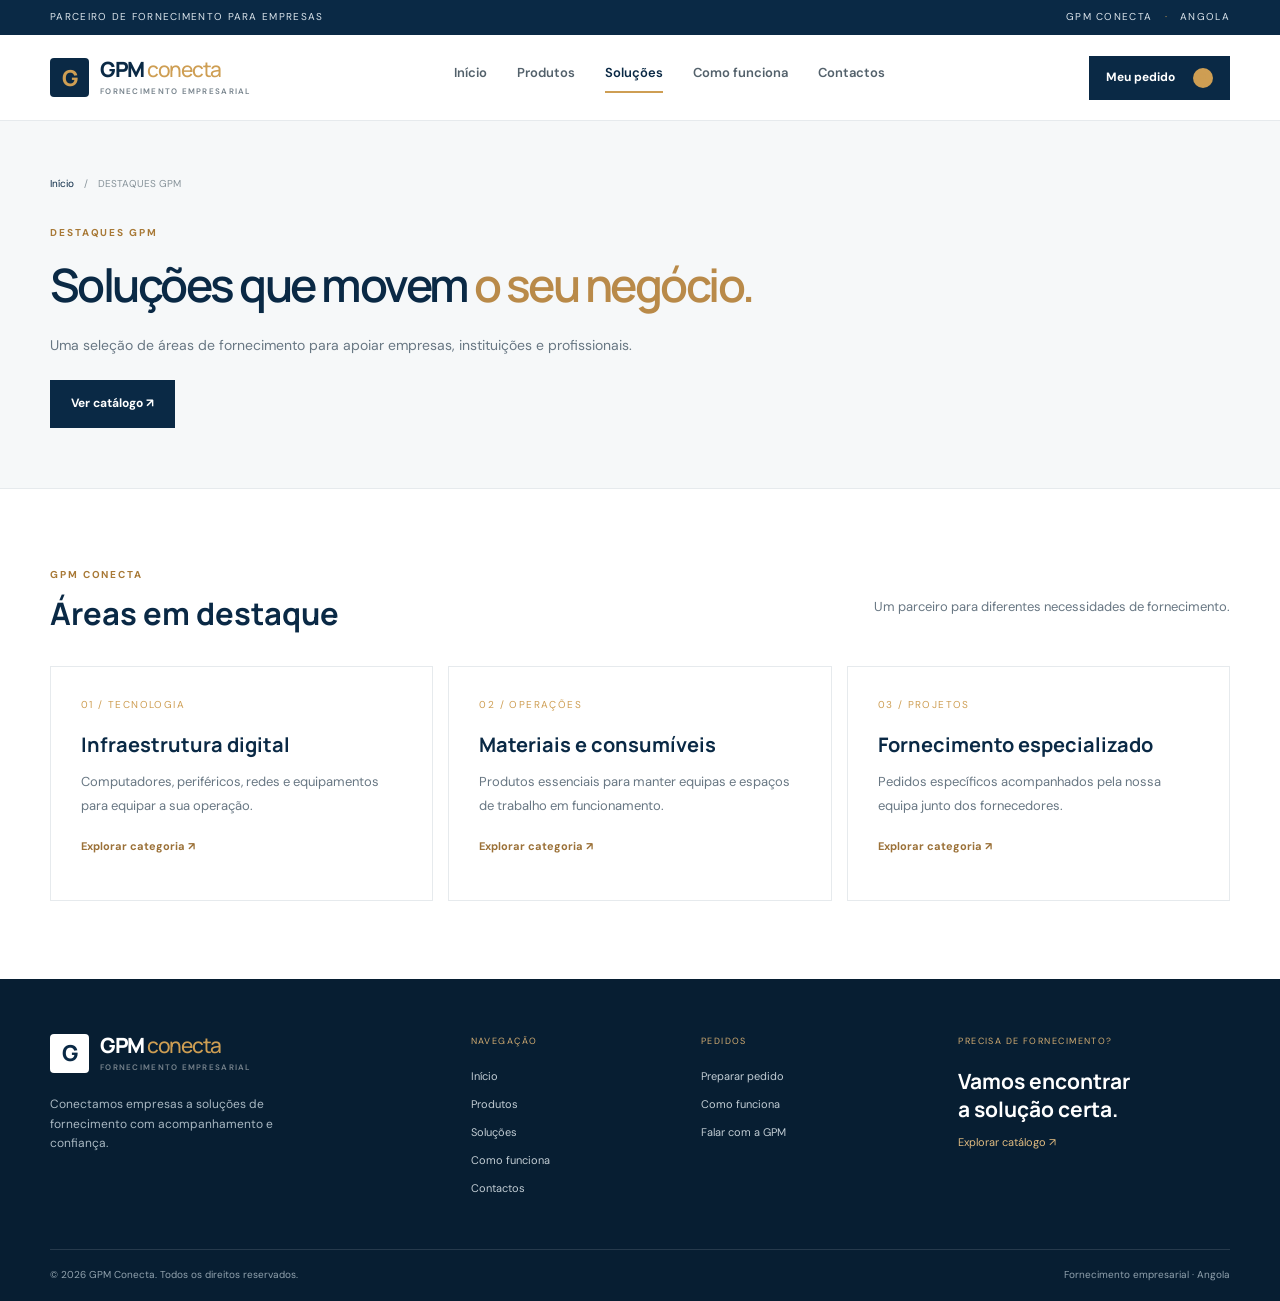
<file: resources/templates/electro-original/bestseller.html>
<!doctype html><html lang="pt-PT"><head><meta charset="utf-8"><meta name="viewport" content="width=device-width,initial-scale=1"><meta name="description" content="GPM Conecta — fornecimento empresarial e pedidos de cotação B2B."><meta name="theme-color" content="#0A2945"><title>DESTAQUES GPM | GPM Conecta</title><link rel="preconnect" href="https://fonts.googleapis.com"><link rel="preconnect" href="https://fonts.gstatic.com" crossorigin><link href="https://fonts.googleapis.com/css2?family=DM+Sans:wght@400;500;600;700&family=Manrope:wght@400;500;600;700;800&display=swap" rel="stylesheet"><link href="https://cdn.jsdelivr.net/npm/bootstrap@5.3.3/dist/css/bootstrap.min.css" rel="stylesheet"><link rel="stylesheet" href="css/style.css"></head><body><div class="topline"><div class="wrap"><span>PARCEIRO DE FORNECIMENTO PARA EMPRESAS</span><span>GPM CONECTA <i>·</i> ANGOLA</span></div></div><header class="site-header"><div class="wrap header-inner"><a class="brand" href="index.html"><span class="brand-mark">G</span><span>GPM <b>conecta</b><small>FORNECIMENTO EMPRESARIAL</small></span></a><button class="menu-toggle" aria-label="Abrir menu" aria-expanded="false">☰</button><nav class="main-nav"><a class="" href="index.html">Início</a><a class="" href="shop.html">Produtos</a><a class="active" href="bestseller.html">Soluções</a><a class="" href="single.html">Como funciona</a><a class="" href="contact.html">Contactos</a></nav><a class="button button-primary header-cta" href="cart.html">Meu pedido <span class="quote-count">0</span></a></div></header><main><section class="page-hero"><div class="wrap"><div class="breadcrumbs"><a href="index.html">Início</a><span>/</span><span>DESTAQUES GPM</span></div><span class="eyebrow">DESTAQUES GPM</span><h1>Soluções que movem <em>o seu negócio.</em></h1><p>Uma seleção de áreas de fornecimento para apoiar empresas, instituições e profissionais.</p><a class="button button-primary" href="shop.html">Ver catálogo ↗</a></div></section><section class="content-section"><div class="wrap"><div class="section-heading"><div><span class="eyebrow">GPM CONECTA</span><h2>Áreas em destaque</h2></div><p>Um parceiro para diferentes necessidades de fornecimento.</p></div><div class="feature-grid"><div class="feature-card"><span>01 / TECNOLOGIA</span><h3>Infraestrutura digital</h3><p>Computadores, periféricos, redes e equipamentos para equipar a sua operação.</p><a href="shop.html">Explorar categoria ↗</a></div><div class="feature-card"><span>02 / OPERAÇÕES</span><h3>Materiais e consumíveis</h3><p>Produtos essenciais para manter equipas e espaços de trabalho em funcionamento.</p><a href="shop.html">Explorar categoria ↗</a></div><div class="feature-card"><span>03 / PROJETOS</span><h3>Fornecimento especializado</h3><p>Pedidos específicos acompanhados pela nossa equipa junto dos fornecedores.</p><a href="shop.html">Explorar categoria ↗</a></div></div></div></section></main><footer class="site-footer"><div class="wrap footer-main"><div><a class="brand brand-footer" href="index.html"><span class="brand-mark">G</span><span>GPM <b>conecta</b><small>FORNECIMENTO EMPRESARIAL</small></span></a><p>Conectamos empresas a soluções de fornecimento com acompanhamento e confiança.</p></div><div><span class="footer-label">NAVEGAÇÃO</span><a href="index.html">Início</a><a href="shop.html">Produtos</a><a href="bestseller.html">Soluções</a><a href="single.html">Como funciona</a><a href="contact.html">Contactos</a></div><div><span class="footer-label">PEDIDOS</span><a href="cart.html">Preparar pedido</a><a href="single.html">Como funciona</a><a href="contact.html">Falar com a GPM</a></div><div class="footer-cta"><span class="footer-label">PRECISA DE FORNECIMENTO?</span><h3>Vamos encontrar<br>a solução certa.</h3><a href="shop.html">Explorar catálogo ↗</a></div></div><div class="wrap footer-bottom"><span>© 2026 GPM Conecta. Todos os direitos reservados.</span><span>Fornecimento empresarial · Angola</span></div></footer><script src="js/main.js"></script></body></html>
</file>
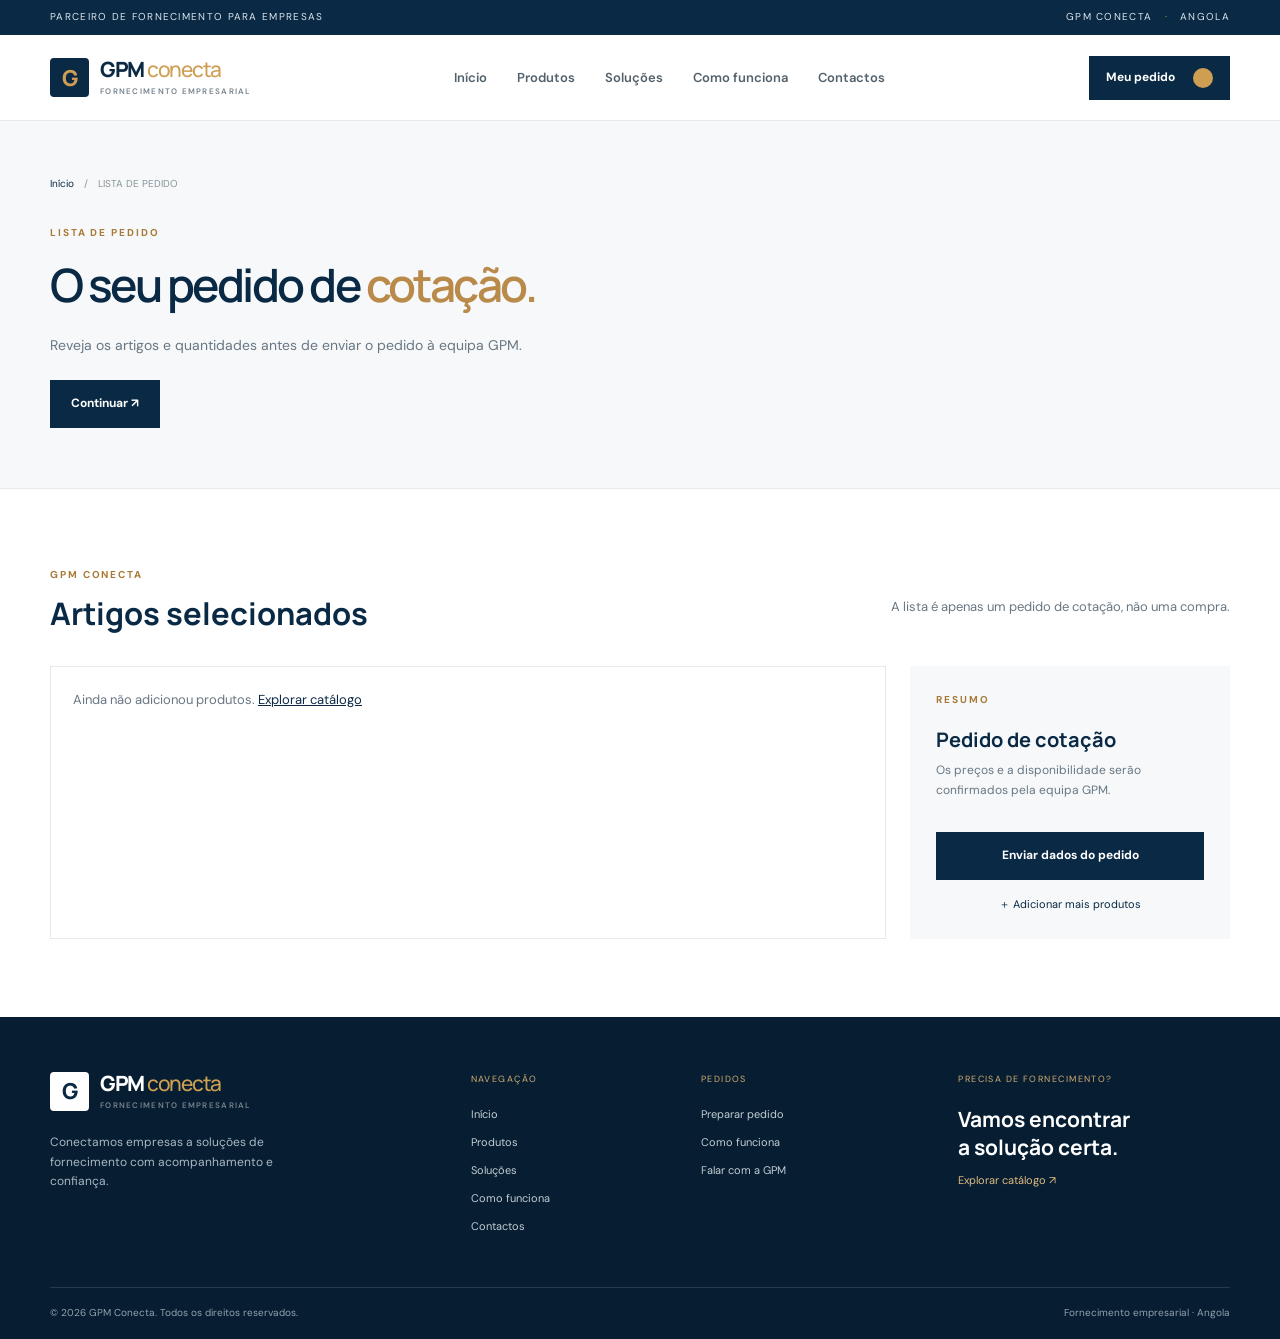
<file: resources/templates/electro-original/cart.html>
<!doctype html><html lang="pt-PT"><head><meta charset="utf-8"><meta name="viewport" content="width=device-width,initial-scale=1"><meta name="description" content="GPM Conecta — fornecimento empresarial e pedidos de cotação B2B."><meta name="theme-color" content="#0A2945"><title>LISTA DE PEDIDO | GPM Conecta</title><link rel="preconnect" href="https://fonts.googleapis.com"><link rel="preconnect" href="https://fonts.gstatic.com" crossorigin><link href="https://fonts.googleapis.com/css2?family=DM+Sans:wght@400;500;600;700&family=Manrope:wght@400;500;600;700;800&display=swap" rel="stylesheet"><link href="https://cdn.jsdelivr.net/npm/bootstrap@5.3.3/dist/css/bootstrap.min.css" rel="stylesheet"><link rel="stylesheet" href="css/style.css"></head><body><div class="topline"><div class="wrap"><span>PARCEIRO DE FORNECIMENTO PARA EMPRESAS</span><span>GPM CONECTA <i>·</i> ANGOLA</span></div></div><header class="site-header"><div class="wrap header-inner"><a class="brand" href="index.html"><span class="brand-mark">G</span><span>GPM <b>conecta</b><small>FORNECIMENTO EMPRESARIAL</small></span></a><button class="menu-toggle" aria-label="Abrir menu" aria-expanded="false">☰</button><nav class="main-nav"><a class="" href="index.html">Início</a><a class="" href="shop.html">Produtos</a><a class="" href="bestseller.html">Soluções</a><a class="" href="single.html">Como funciona</a><a class="" href="contact.html">Contactos</a></nav><a class="button button-primary header-cta" href="cart.html">Meu pedido <span class="quote-count">0</span></a></div></header><main><section class="page-hero"><div class="wrap"><div class="breadcrumbs"><a href="index.html">Início</a><span>/</span><span>LISTA DE PEDIDO</span></div><span class="eyebrow">LISTA DE PEDIDO</span><h1>O seu pedido de <em>cotação.</em></h1><p>Reveja os artigos e quantidades antes de enviar o pedido à equipa GPM.</p><a class="button button-primary" href="cheackout.html">Continuar ↗</a></div></section><section class="content-section"><div class="wrap"><div class="section-heading"><div><span class="eyebrow">GPM CONECTA</span><h2>Artigos selecionados</h2></div><p>A lista é apenas um pedido de cotação, não uma compra.</p></div><div class="quote-layout"><div class="quote-items" id="quote-items"><p class="empty-state">Ainda não adicionou produtos. <a href="shop.html">Explorar catálogo</a></p></div><aside class="quote-summary"><span class="eyebrow">RESUMO</span><h3>Pedido de cotação</h3><p>Os preços e a disponibilidade serão confirmados pela equipa GPM.</p><a class="button button-primary full" href="cheackout.html">Enviar dados do pedido</a><a class="subtle-link" href="shop.html">＋ Adicionar mais produtos</a></aside></div></div></section></main><footer class="site-footer"><div class="wrap footer-main"><div><a class="brand brand-footer" href="index.html"><span class="brand-mark">G</span><span>GPM <b>conecta</b><small>FORNECIMENTO EMPRESARIAL</small></span></a><p>Conectamos empresas a soluções de fornecimento com acompanhamento e confiança.</p></div><div><span class="footer-label">NAVEGAÇÃO</span><a href="index.html">Início</a><a href="shop.html">Produtos</a><a href="bestseller.html">Soluções</a><a href="single.html">Como funciona</a><a href="contact.html">Contactos</a></div><div><span class="footer-label">PEDIDOS</span><a href="cart.html">Preparar pedido</a><a href="single.html">Como funciona</a><a href="contact.html">Falar com a GPM</a></div><div class="footer-cta"><span class="footer-label">PRECISA DE FORNECIMENTO?</span><h3>Vamos encontrar<br>a solução certa.</h3><a href="shop.html">Explorar catálogo ↗</a></div></div><div class="wrap footer-bottom"><span>© 2026 GPM Conecta. Todos os direitos reservados.</span><span>Fornecimento empresarial · Angola</span></div></footer><script src="js/main.js"></script></body></html>
</file>
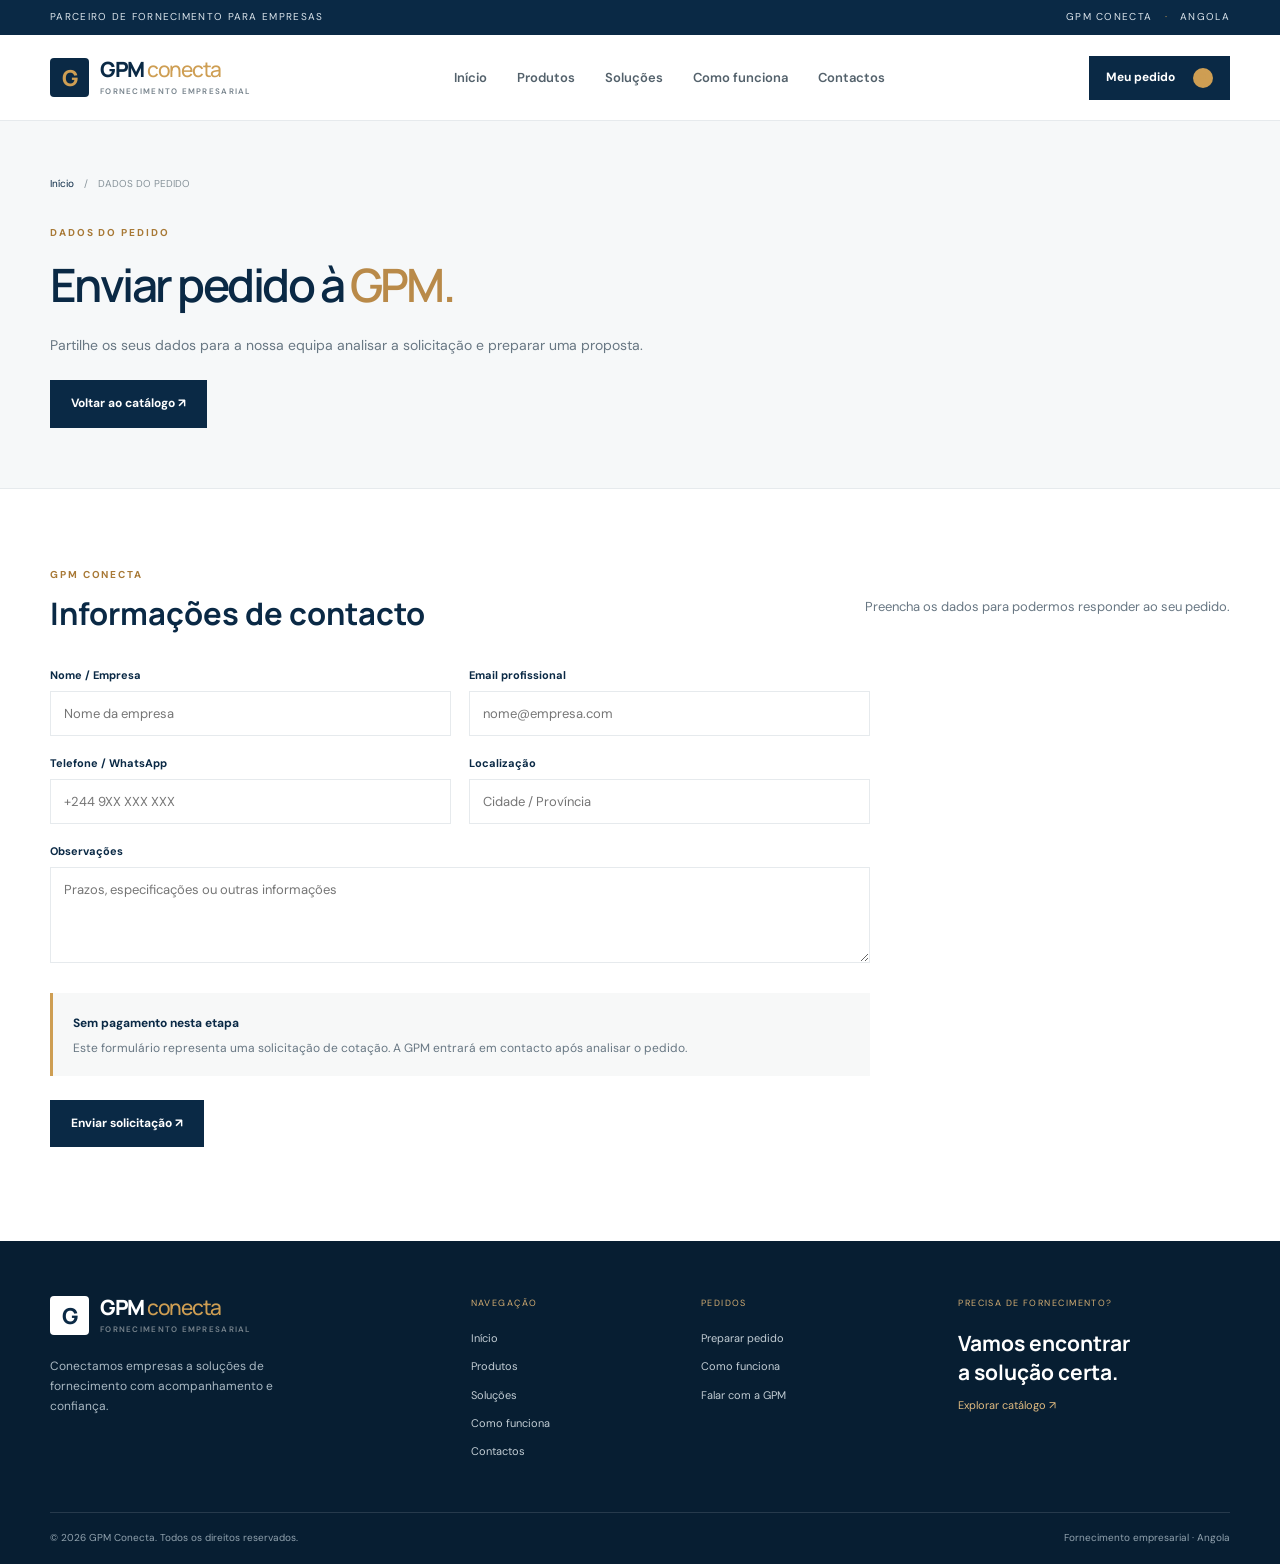
<file: resources/templates/electro-original/cheackout.html>
<!doctype html><html lang="pt-PT"><head><meta charset="utf-8"><meta name="viewport" content="width=device-width,initial-scale=1"><meta name="description" content="GPM Conecta — fornecimento empresarial e pedidos de cotação B2B."><meta name="theme-color" content="#0A2945"><title>DADOS DO PEDIDO | GPM Conecta</title><link rel="preconnect" href="https://fonts.googleapis.com"><link rel="preconnect" href="https://fonts.gstatic.com" crossorigin><link href="https://fonts.googleapis.com/css2?family=DM+Sans:wght@400;500;600;700&family=Manrope:wght@400;500;600;700;800&display=swap" rel="stylesheet"><link href="https://cdn.jsdelivr.net/npm/bootstrap@5.3.3/dist/css/bootstrap.min.css" rel="stylesheet"><link rel="stylesheet" href="css/style.css"></head><body><div class="topline"><div class="wrap"><span>PARCEIRO DE FORNECIMENTO PARA EMPRESAS</span><span>GPM CONECTA <i>·</i> ANGOLA</span></div></div><header class="site-header"><div class="wrap header-inner"><a class="brand" href="index.html"><span class="brand-mark">G</span><span>GPM <b>conecta</b><small>FORNECIMENTO EMPRESARIAL</small></span></a><button class="menu-toggle" aria-label="Abrir menu" aria-expanded="false">☰</button><nav class="main-nav"><a class="" href="index.html">Início</a><a class="" href="shop.html">Produtos</a><a class="" href="bestseller.html">Soluções</a><a class="" href="single.html">Como funciona</a><a class="" href="contact.html">Contactos</a></nav><a class="button button-primary header-cta" href="cart.html">Meu pedido <span class="quote-count">0</span></a></div></header><main><section class="page-hero"><div class="wrap"><div class="breadcrumbs"><a href="index.html">Início</a><span>/</span><span>DADOS DO PEDIDO</span></div><span class="eyebrow">DADOS DO PEDIDO</span><h1>Enviar pedido à <em>GPM.</em></h1><p>Partilhe os seus dados para a nossa equipa analisar a solicitação e preparar uma proposta.</p><a class="button button-primary" href="shop.html">Voltar ao catálogo ↗</a></div></section><section class="content-section"><div class="wrap"><div class="section-heading"><div><span class="eyebrow">GPM CONECTA</span><h2>Informações de contacto</h2></div><p>Preencha os dados para podermos responder ao seu pedido.</p></div><form class="contact-form" id="quote-form"><div class="form-grid"><label>Nome / Empresa<input required name="name" placeholder="Nome da empresa"></label><label>Email profissional<input required type="email" name="email" placeholder="nome@empresa.com"></label><label>Telefone / WhatsApp<input required name="phone" placeholder="+244 9XX XXX XXX"></label><label>Localização<input name="location" placeholder="Cidade / Província"></label><label class="wide">Observações<textarea name="notes" rows="4" placeholder="Prazos, especificações ou outras informações"></textarea></label></div><div class="notice"><b>Sem pagamento nesta etapa</b><p>Este formulário representa uma solicitação de cotação. A GPM entrará em contacto após analisar o pedido.</p></div><button class="button button-primary" type="submit">Enviar solicitação ↗</button><p class="form-feedback" id="form-feedback"></p></form></div></section></main><footer class="site-footer"><div class="wrap footer-main"><div><a class="brand brand-footer" href="index.html"><span class="brand-mark">G</span><span>GPM <b>conecta</b><small>FORNECIMENTO EMPRESARIAL</small></span></a><p>Conectamos empresas a soluções de fornecimento com acompanhamento e confiança.</p></div><div><span class="footer-label">NAVEGAÇÃO</span><a href="index.html">Início</a><a href="shop.html">Produtos</a><a href="bestseller.html">Soluções</a><a href="single.html">Como funciona</a><a href="contact.html">Contactos</a></div><div><span class="footer-label">PEDIDOS</span><a href="cart.html">Preparar pedido</a><a href="single.html">Como funciona</a><a href="contact.html">Falar com a GPM</a></div><div class="footer-cta"><span class="footer-label">PRECISA DE FORNECIMENTO?</span><h3>Vamos encontrar<br>a solução certa.</h3><a href="shop.html">Explorar catálogo ↗</a></div></div><div class="wrap footer-bottom"><span>© 2026 GPM Conecta. Todos os direitos reservados.</span><span>Fornecimento empresarial · Angola</span></div></footer><script src="js/main.js"></script></body></html>
</file>
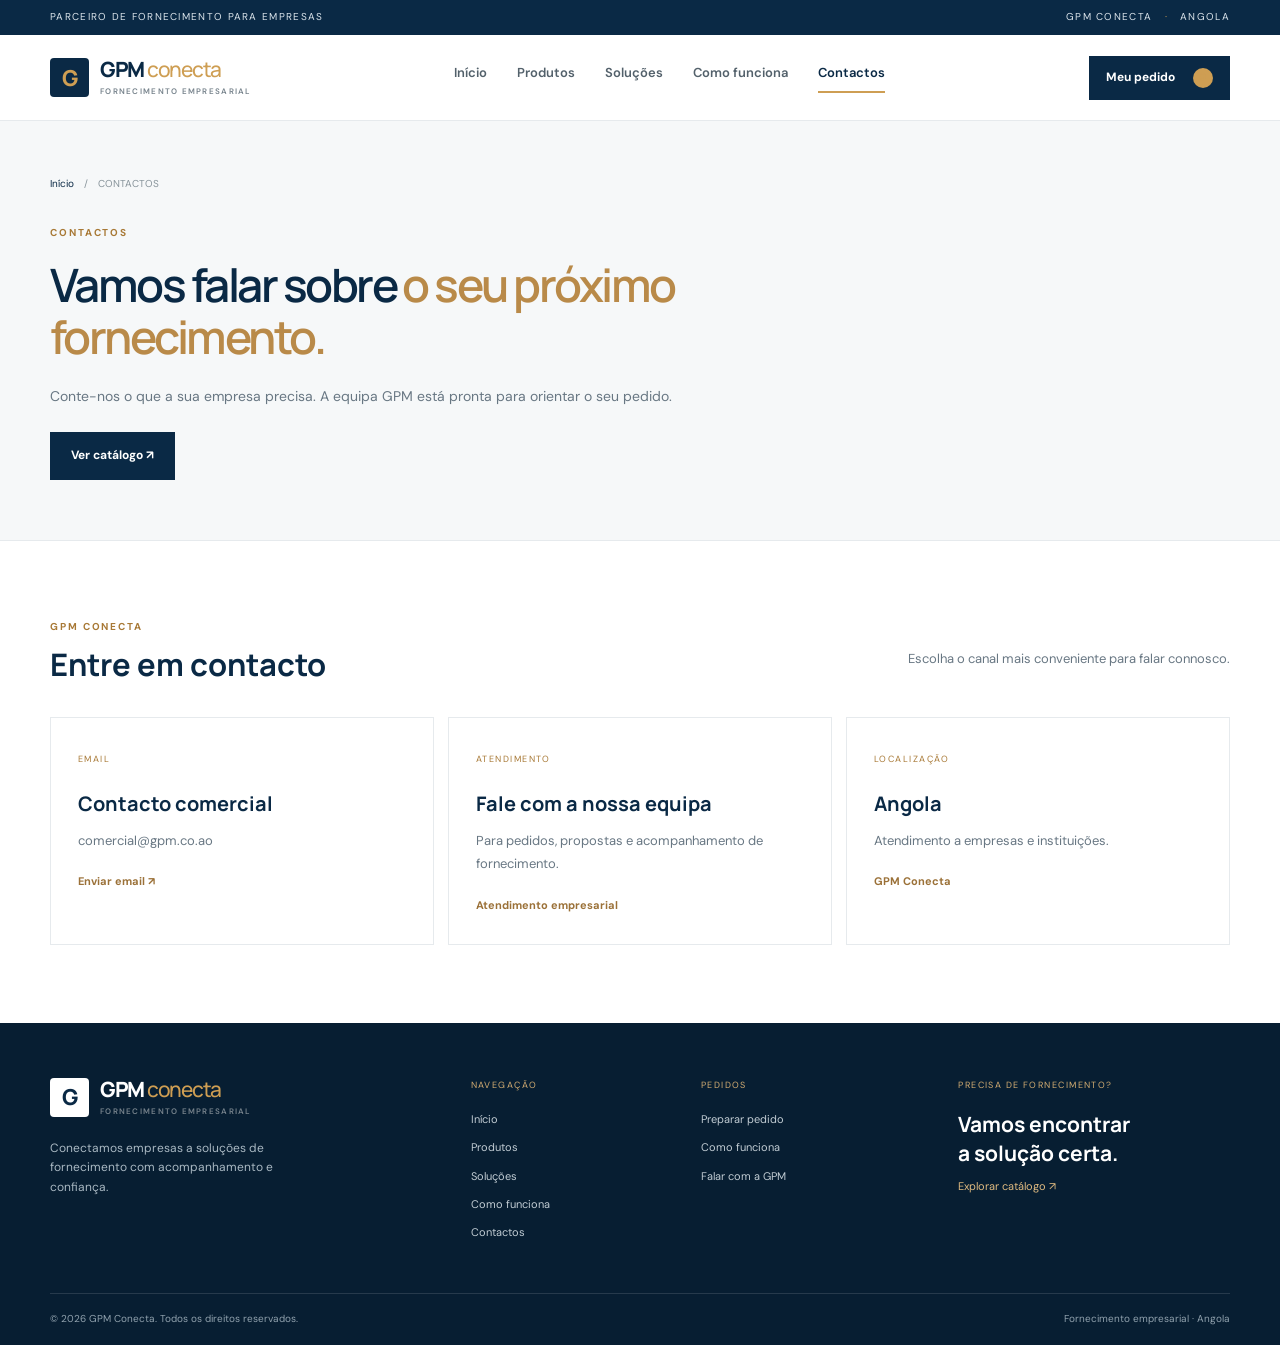
<file: resources/templates/electro-original/contact.html>
<!doctype html><html lang="pt-PT"><head><meta charset="utf-8"><meta name="viewport" content="width=device-width,initial-scale=1"><meta name="description" content="GPM Conecta — fornecimento empresarial e pedidos de cotação B2B."><meta name="theme-color" content="#0A2945"><title>CONTACTOS | GPM Conecta</title><link rel="preconnect" href="https://fonts.googleapis.com"><link rel="preconnect" href="https://fonts.gstatic.com" crossorigin><link href="https://fonts.googleapis.com/css2?family=DM+Sans:wght@400;500;600;700&family=Manrope:wght@400;500;600;700;800&display=swap" rel="stylesheet"><link href="https://cdn.jsdelivr.net/npm/bootstrap@5.3.3/dist/css/bootstrap.min.css" rel="stylesheet"><link rel="stylesheet" href="css/style.css"></head><body><div class="topline"><div class="wrap"><span>PARCEIRO DE FORNECIMENTO PARA EMPRESAS</span><span>GPM CONECTA <i>·</i> ANGOLA</span></div></div><header class="site-header"><div class="wrap header-inner"><a class="brand" href="index.html"><span class="brand-mark">G</span><span>GPM <b>conecta</b><small>FORNECIMENTO EMPRESARIAL</small></span></a><button class="menu-toggle" aria-label="Abrir menu" aria-expanded="false">☰</button><nav class="main-nav"><a class="" href="index.html">Início</a><a class="" href="shop.html">Produtos</a><a class="" href="bestseller.html">Soluções</a><a class="" href="single.html">Como funciona</a><a class="active" href="contact.html">Contactos</a></nav><a class="button button-primary header-cta" href="cart.html">Meu pedido <span class="quote-count">0</span></a></div></header><main><section class="page-hero"><div class="wrap"><div class="breadcrumbs"><a href="index.html">Início</a><span>/</span><span>CONTACTOS</span></div><span class="eyebrow">CONTACTOS</span><h1>Vamos falar sobre <em>o seu próximo fornecimento.</em></h1><p>Conte-nos o que a sua empresa precisa. A equipa GPM está pronta para orientar o seu pedido.</p><a class="button button-primary" href="shop.html">Ver catálogo ↗</a></div></section><section class="content-section"><div class="wrap"><div class="section-heading"><div><span class="eyebrow">GPM CONECTA</span><h2>Entre em contacto</h2></div><p>Escolha o canal mais conveniente para falar connosco.</p></div><div class="contact-grid"><a href="mailto:comercial@gpm.co.ao"><span>EMAIL</span><h3>Contacto comercial</h3><p>comercial@gpm.co.ao</p><b>Enviar email ↗</b></a><div><span>ATENDIMENTO</span><h3>Fale com a nossa equipa</h3><p>Para pedidos, propostas e acompanhamento de fornecimento.</p><b>Atendimento empresarial</b></div><div><span>LOCALIZAÇÃO</span><h3>Angola</h3><p>Atendimento a empresas e instituições.</p><b>GPM Conecta</b></div></div></div></section></main><footer class="site-footer"><div class="wrap footer-main"><div><a class="brand brand-footer" href="index.html"><span class="brand-mark">G</span><span>GPM <b>conecta</b><small>FORNECIMENTO EMPRESARIAL</small></span></a><p>Conectamos empresas a soluções de fornecimento com acompanhamento e confiança.</p></div><div><span class="footer-label">NAVEGAÇÃO</span><a href="index.html">Início</a><a href="shop.html">Produtos</a><a href="bestseller.html">Soluções</a><a href="single.html">Como funciona</a><a href="contact.html">Contactos</a></div><div><span class="footer-label">PEDIDOS</span><a href="cart.html">Preparar pedido</a><a href="single.html">Como funciona</a><a href="contact.html">Falar com a GPM</a></div><div class="footer-cta"><span class="footer-label">PRECISA DE FORNECIMENTO?</span><h3>Vamos encontrar<br>a solução certa.</h3><a href="shop.html">Explorar catálogo ↗</a></div></div><div class="wrap footer-bottom"><span>© 2026 GPM Conecta. Todos os direitos reservados.</span><span>Fornecimento empresarial · Angola</span></div></footer><script src="js/main.js"></script></body></html>
</file>
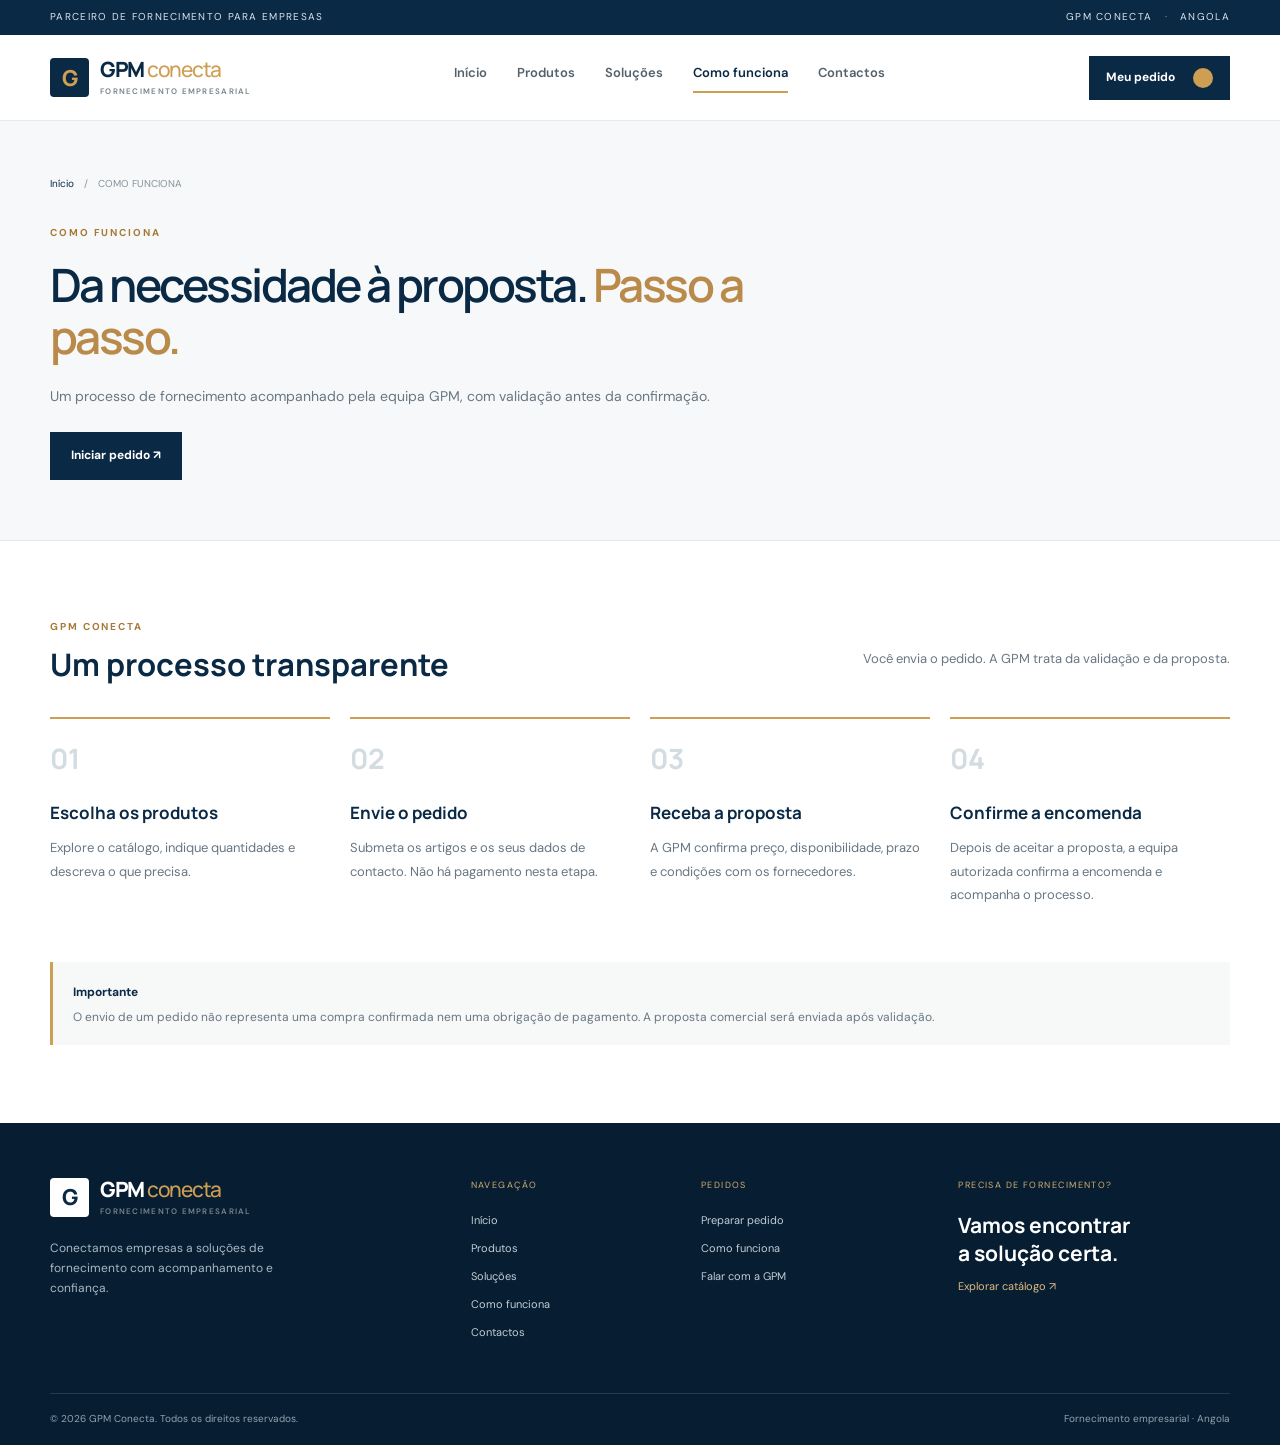
<file: resources/templates/electro-original/single.html>
<!doctype html><html lang="pt-PT"><head><meta charset="utf-8"><meta name="viewport" content="width=device-width,initial-scale=1"><meta name="description" content="GPM Conecta — fornecimento empresarial e pedidos de cotação B2B."><meta name="theme-color" content="#0A2945"><title>COMO FUNCIONA | GPM Conecta</title><link rel="preconnect" href="https://fonts.googleapis.com"><link rel="preconnect" href="https://fonts.gstatic.com" crossorigin><link href="https://fonts.googleapis.com/css2?family=DM+Sans:wght@400;500;600;700&family=Manrope:wght@400;500;600;700;800&display=swap" rel="stylesheet"><link href="https://cdn.jsdelivr.net/npm/bootstrap@5.3.3/dist/css/bootstrap.min.css" rel="stylesheet"><link rel="stylesheet" href="css/style.css"></head><body><div class="topline"><div class="wrap"><span>PARCEIRO DE FORNECIMENTO PARA EMPRESAS</span><span>GPM CONECTA <i>·</i> ANGOLA</span></div></div><header class="site-header"><div class="wrap header-inner"><a class="brand" href="index.html"><span class="brand-mark">G</span><span>GPM <b>conecta</b><small>FORNECIMENTO EMPRESARIAL</small></span></a><button class="menu-toggle" aria-label="Abrir menu" aria-expanded="false">☰</button><nav class="main-nav"><a class="" href="index.html">Início</a><a class="" href="shop.html">Produtos</a><a class="" href="bestseller.html">Soluções</a><a class="active" href="single.html">Como funciona</a><a class="" href="contact.html">Contactos</a></nav><a class="button button-primary header-cta" href="cart.html">Meu pedido <span class="quote-count">0</span></a></div></header><main><section class="page-hero"><div class="wrap"><div class="breadcrumbs"><a href="index.html">Início</a><span>/</span><span>COMO FUNCIONA</span></div><span class="eyebrow">COMO FUNCIONA</span><h1>Da necessidade à proposta. <em>Passo a passo.</em></h1><p>Um processo de fornecimento acompanhado pela equipa GPM, com validação antes da confirmação.</p><a class="button button-primary" href="shop.html">Iniciar pedido ↗</a></div></section><section class="content-section"><div class="wrap"><div class="section-heading"><div><span class="eyebrow">GPM CONECTA</span><h2>Um processo transparente</h2></div><p>Você envia o pedido. A GPM trata da validação e da proposta.</p></div><div class="steps"><div><span>01</span><h3>Escolha os produtos</h3><p>Explore o catálogo, indique quantidades e descreva o que precisa.</p></div><div><span>02</span><h3>Envie o pedido</h3><p>Submeta os artigos e os seus dados de contacto. Não há pagamento nesta etapa.</p></div><div><span>03</span><h3>Receba a proposta</h3><p>A GPM confirma preço, disponibilidade, prazo e condições com os fornecedores.</p></div><div><span>04</span><h3>Confirme a encomenda</h3><p>Depois de aceitar a proposta, a equipa autorizada confirma a encomenda e acompanha o processo.</p></div></div><div class="notice"><b>Importante</b><p>O envio de um pedido não representa uma compra confirmada nem uma obrigação de pagamento. A proposta comercial será enviada após validação.</p></div></div></section></main><footer class="site-footer"><div class="wrap footer-main"><div><a class="brand brand-footer" href="index.html"><span class="brand-mark">G</span><span>GPM <b>conecta</b><small>FORNECIMENTO EMPRESARIAL</small></span></a><p>Conectamos empresas a soluções de fornecimento com acompanhamento e confiança.</p></div><div><span class="footer-label">NAVEGAÇÃO</span><a href="index.html">Início</a><a href="shop.html">Produtos</a><a href="bestseller.html">Soluções</a><a href="single.html">Como funciona</a><a href="contact.html">Contactos</a></div><div><span class="footer-label">PEDIDOS</span><a href="cart.html">Preparar pedido</a><a href="single.html">Como funciona</a><a href="contact.html">Falar com a GPM</a></div><div class="footer-cta"><span class="footer-label">PRECISA DE FORNECIMENTO?</span><h3>Vamos encontrar<br>a solução certa.</h3><a href="shop.html">Explorar catálogo ↗</a></div></div><div class="wrap footer-bottom"><span>© 2026 GPM Conecta. Todos os direitos reservados.</span><span>Fornecimento empresarial · Angola</span></div></footer><script src="js/main.js"></script></body></html>
</file>
<file: resources/templates/electro-original/css/style.css>
:root{--navy:#0A2945;--gold:#CE9E53;--ink:#172B3B;--muted:#687783;--line:#E6EAED}*{box-sizing:border-box}body{margin:0;color:var(--ink);font:15px/1.65 "DM Sans",sans-serif}a{text-decoration:none;color:inherit}.wrap{width:min(1180px,calc(100% - 48px));margin:auto}.topline{background:var(--navy);color:#dbe4eb;font-size:10px;letter-spacing:.13em}.topline .wrap{height:35px;display:flex;justify-content:space-between;align-items:center}.topline i{color:var(--gold);font-style:normal;margin:0 8px}.site-header{height:86px;border-bottom:1px solid var(--line);background:#fff;position:sticky;top:0;z-index:20}.header-inner{height:100%;display:flex;align-items:center;justify-content:space-between;gap:28px}.brand{display:flex;align-items:center;gap:11px;color:var(--navy);font:800 21px Manrope,sans-serif;letter-spacing:-.06em;line-height:1}.brand b{font-weight:500;color:var(--gold)}.brand small{display:block;font:600 8px "DM Sans";letter-spacing:.16em;color:#77838c;margin-top:6px}.brand-mark{height:39px;width:39px;display:grid;place-items:center;background:var(--navy);color:var(--gold);font:800 22px Manrope;border-radius:4px}.main-nav{display:flex;gap:30px}.main-nav a{font-size:13px;color:#53616b;font-weight:600}.main-nav a:hover,.main-nav a.active{color:var(--navy)}.main-nav a.active:after{content:"";display:block;height:2px;background:var(--gold);margin-top:7px}.button{display:inline-flex;align-items:center;justify-content:center;gap:18px;padding:13px 20px;font-size:12px;font-weight:700;border:1px solid transparent;cursor:pointer}.button-primary{background:var(--navy);color:#fff}.button-primary:hover{background:#123e62;color:white}.button-primary span{color:var(--gold)}.header-cta{padding:11px 16px}.quote-count{display:inline-grid;place-items:center;min-width:20px;height:20px;border-radius:50%;background:var(--gold);color:var(--navy);font-size:10px}.menu-toggle{display:none}.hero{background:linear-gradient(115deg,#f7f9fa,#fff 64%)}.hero-grid{min-height:570px;display:grid;grid-template-columns:1.04fr .96fr;align-items:center;gap:50px;padding:44px 0 48px}.eyebrow{font-size:10px;letter-spacing:.19em;font-weight:700;color:#a87936;display:block;margin-bottom:18px}.hero h1,.page-hero h1{font:600 clamp(38px,5vw,62px)/1.12 Manrope,sans-serif;letter-spacing:-.055em;color:var(--navy);margin:0 0 22px}.hero h1 em,.page-hero h1 em,.split-banner h2 em{font-style:normal;color:#b98a49}.hero-copy>p,.page-hero p{font-size:16px;color:var(--muted);max-width:540px;line-height:1.85}.hero-actions{display:flex;align-items:center;gap:28px;margin-top:32px}.text-action{font-size:12px;font-weight:700;color:var(--navy);border:0;background:none;cursor:pointer}.text-action span{color:var(--gold);margin-left:8px}.hero-proof{display:flex;gap:23px;margin-top:50px;padding-top:19px;border-top:1px solid var(--line);font-size:10px;color:#697781}.hero-proof b{color:var(--gold);margin-right:6px}.hero-visual{height:420px;position:relative;padding:24px 10px 25px 35px}.hero-image{height:100%;overflow:hidden;background:#e8edf0}.hero-image img{width:100%;height:100%;object-fit:cover}.floating-note{position:absolute;left:0;bottom:8px;background:white;box-shadow:0 12px 35px #0a29451c;padding:17px 21px;display:flex;gap:12px;align-items:center}.note-dot{width:9px;height:9px;border-radius:50%;background:var(--gold)}.floating-note b,.floating-note small{display:block}.floating-note b{font:700 12px Manrope;color:var(--navy)}.floating-note small{font-size:10px;color:var(--muted)}.hero-index{position:absolute;right:0;top:0;color:#8c989f;font-size:9px;letter-spacing:.16em}.content-section{padding:78px 0}.section-heading{display:flex;align-items:end;justify-content:space-between;gap:30px;margin-bottom:32px}.section-heading .eyebrow{margin-bottom:8px}.section-heading h2{font:700 31px Manrope;color:var(--navy);margin:0}.section-heading>p{max-width:400px;color:var(--muted);font-size:13px}.category-grid{display:grid;grid-template-columns:repeat(4,1fr);gap:12px}.category-tile{border:1px solid var(--line);padding:24px 22px;min-height:142px}.category-tile span,.feature-card>span{display:block;color:var(--gold);font-size:10px;letter-spacing:.14em;margin-bottom:18px}.category-tile b{display:block;color:var(--navy);font:700 16px Manrope}.category-tile small{display:block;color:var(--muted);font-size:11px;margin-top:7px}.split-banner{margin-top:55px;background:var(--navy);color:white;display:grid;grid-template-columns:1fr .8fr;min-height:300px}.split-banner>div{padding:45px}.eyebrow.light{color:#e2bd83}.split-banner h2{font:700 34px/1.2 Manrope;margin:0 0 15px}.split-banner p{color:#c2ced7;font-size:13px}.button-light{background:#fff;color:var(--navy);margin-top:12px}.split-banner img{width:100%;height:100%;max-height:350px;object-fit:cover}.page-hero{background:#f6f8f9;padding:55px 0 60px;border-bottom:1px solid var(--line)}.breadcrumbs{font-size:10px;color:#87939a;display:flex;gap:10px;margin-bottom:32px}.breadcrumbs a{color:var(--navy)}.page-hero h1{font-size:46px;max-width:780px}.page-hero p{font-size:14px;max-width:680px;margin-bottom:22px}.product-grid{display:grid;grid-template-columns:repeat(4,1fr);gap:16px}.product-card{border:1px solid var(--line);background:#fff}.product-image{height:185px;background:#f4f6f7;position:relative;display:grid;place-items:center;padding:20px}.product-image img{width:100%;height:100%;object-fit:contain}.product-tag{position:absolute;left:12px;top:12px;background:#fff;color:var(--navy);font-size:9px;padding:5px 8px}.product-info{padding:17px}.product-info .eyebrow{font-size:9px;margin:0 0 8px}.product-info h3{font:700 15px Manrope;color:var(--navy);margin:0 0 8px}.product-info p{font-size:11px;color:var(--muted);min-height:52px}.product-info .text-action{padding:0;font-size:10px}.filter-row{display:flex;gap:8px;flex-wrap:wrap;margin-bottom:22px}.filter{border:1px solid var(--line);background:white;padding:9px 14px;font:600 11px "DM Sans";cursor:pointer}.filter.active,.filter:hover{background:var(--navy);color:white}.feature-grid{display:grid;grid-template-columns:repeat(3,1fr);gap:15px}.feature-card{padding:30px;border:1px solid var(--line);min-height:235px}.feature-card h3,.steps h3,.contact-grid h3{font:700 20px Manrope;color:var(--navy);margin:0 0 12px}.feature-card p,.steps p,.contact-grid p{font-size:13px;color:var(--muted);line-height:1.8}.feature-card a,.contact-grid b{color:#9b7138;font-size:11px;font-weight:700}.steps{display:grid;grid-template-columns:repeat(4,1fr);gap:20px}.steps>div{border-top:2px solid var(--gold);padding:20px 5px 10px 0}.steps>div>span{font:700 28px Manrope;color:#d3dce1;display:block;margin-bottom:24px}.steps h3{font-size:17px}.notice{background:#f7f8f8;border-left:3px solid var(--gold);padding:17px 20px;margin-top:30px}.notice b{font-size:12px;color:var(--navy)}.notice p{font-size:12px;color:var(--muted);margin:4px 0 0}.quote-layout{display:grid;grid-template-columns:1fr 320px;gap:24px}.quote-items{border:1px solid var(--line);padding:22px;min-height:180px}.empty-state{color:var(--muted);font-size:13px}.empty-state a{color:var(--navy);text-decoration:underline}.quote-summary{background:#f6f8f9;padding:26px;height:max-content}.quote-summary h3{font:700 20px Manrope;color:var(--navy)}.quote-summary p{font-size:12px;color:var(--muted)}.full{width:100%;margin-top:15px}.subtle-link{display:block;text-align:center;color:var(--navy);font-size:11px;margin-top:15px}.quote-line{display:flex;justify-content:space-between;align-items:center;padding:13px 0;border-bottom:1px solid var(--line);gap:15px}.quote-line b{font-size:13px;color:var(--navy)}.quote-line button{border:0;background:none;color:#9b7138;cursor:pointer}.contact-form{max-width:820px}.form-grid{display:grid;grid-template-columns:1fr 1fr;gap:18px}.form-grid label{font-size:11px;font-weight:700;color:var(--navy)}.form-grid input,.form-grid textarea{display:block;width:100%;border:1px solid var(--line);padding:13px;margin-top:7px;font:13px "DM Sans"}.form-grid .wide{grid-column:1/-1}.contact-form>.button{margin-top:24px}.form-feedback{font-size:12px;color:#39724f}.contact-grid{display:grid;grid-template-columns:repeat(3,1fr);gap:14px}.contact-grid>*{padding:27px;border:1px solid var(--line)}.contact-grid span{font-size:9px;letter-spacing:.16em;color:#a87936}.contact-grid h3{margin-top:20px}.not-found{text-align:center;padding:40px}.not-found strong{font:800 110px Manrope;color:var(--navy)}.site-footer{background:#071e32;color:#d9e2e8;padding-top:55px}.footer-main{display:grid;grid-template-columns:1.4fr .7fr .8fr 1fr;gap:40px;padding-bottom:42px}.brand-footer{color:#fff}.brand-footer .brand-mark{background:#fff;color:var(--navy)}.footer-main>div:first-child p{font-size:12px;color:#a9b8c2;max-width:280px;margin-top:22px}.footer-label{display:block;color:#d4ad72;font-size:9px;letter-spacing:.16em;margin-bottom:18px}.footer-main>div:not(:first-child)>a{display:block;color:#c2cdd4;font-size:11px;margin:10px 0}.footer-cta h3{font:700 21px/1.35 Manrope;color:#fff}.footer-cta>a{color:#e0bb80!important}.footer-bottom{border-top:1px solid #ffffff20;padding:17px 0;display:flex;justify-content:space-between;color:#91a2ae;font-size:10px}@media(max-width:900px){.main-nav{gap:14px}.main-nav a{font-size:11px}.product-grid{grid-template-columns:repeat(2,1fr)}.category-grid{grid-template-columns:repeat(2,1fr)}.footer-main{grid-template-columns:1fr 1fr}.steps{grid-template-columns:repeat(2,1fr)}}@media(max-width:650px){.wrap{width:calc(100% - 32px)}.topline .wrap{height:31px;font-size:8px}.topline .wrap span:last-child{display:none}.site-header{height:70px}.menu-toggle{display:block;margin-left:auto;background:none;border:0;font-size:23px;color:var(--navy)}.main-nav{display:none;position:absolute;top:70px;left:0;right:0;background:white;padding:18px 24px;border-bottom:1px solid var(--line);flex-direction:column;gap:16px}.main-nav.open{display:flex}.header-cta{padding:9px;font-size:10px}.brand{font-size:18px}.brand-mark{width:34px;height:34px}.hero-grid{grid-template-columns:1fr;padding-top:48px;gap:15px}.hero h1{font-size:42px}.hero-visual{height:280px;padding:10px 0 20px 20px}.hero-proof{margin-top:35px;flex-wrap:wrap}.section-heading{display:block}.section-heading>p{margin-top:12px}.content-section{padding:55px 0}.category-grid{grid-template-columns:1fr 1fr}.category-tile{padding:17px;min-height:130px}.split-banner{grid-template-columns:1fr}.split-banner>div{padding:28px}.split-banner img{height:180px}.page-hero{padding:35px 0}.page-hero h1{font-size:36px}.product-grid{grid-template-columns:1fr 1fr;gap:9px}.product-image{height:130px;padding:9px}.product-info{padding:11px}.product-info h3{font-size:13px}.product-info p{font-size:10px;min-height:62px}.product-info .text-action{font-size:9px}.feature-grid,.contact-grid{grid-template-columns:1fr}.steps{grid-template-columns:1fr 1fr;gap:12px}.steps h3{font-size:15px}.quote-layout{grid-template-columns:1fr}.form-grid{grid-template-columns:1fr}.form-grid .wide{grid-column:auto}.footer-main{grid-template-columns:1fr 1fr;gap:25px}.footer-main>div:first-child{grid-column:1/-1}.footer-bottom{display:block;line-height:2}.footer-bottom span{display:block}}
</file>
